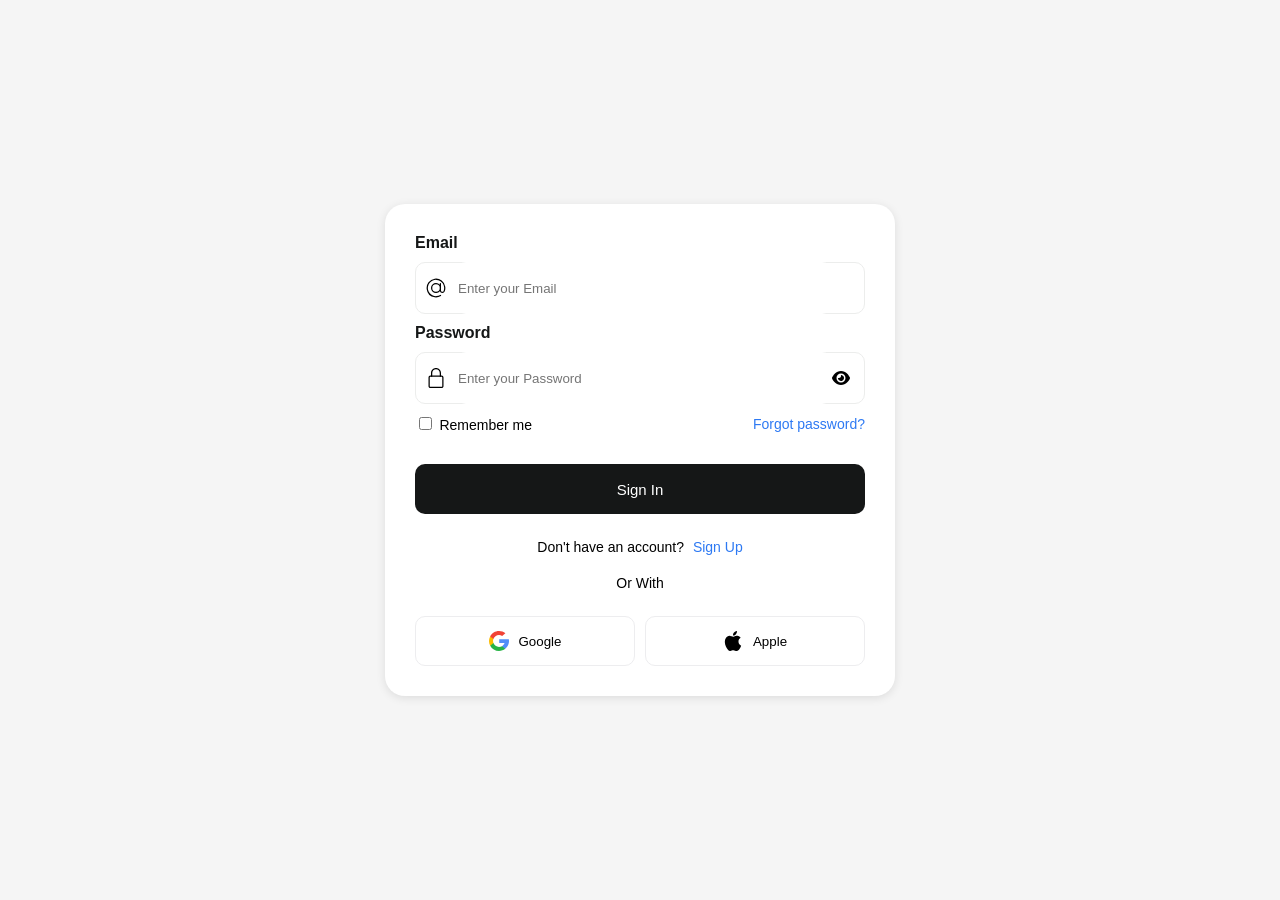
<file: pages/account.html>
<!DOCTYPE html>
<html lang="en">

<head>
    <meta charset="UTF-8">
    <meta name="viewport" content="width=device-width, initial-scale=1.0">
    <link rel="stylesheet" href="../styles/account.css">
    <title>Sign in/up</title>
</head>

<body>
    <form class="form">
        <div class="flex-column">
            <label>Email </label>
        </div>
        <div class="inputForm">
            <svg height="20" viewBox="0 0 32 32" width="20" xmlns="http://www.w3.org/2000/svg">
                <g id="Layer_3" data-name="Layer 3">
                    <path
                        d="m30.853 13.87a15 15 0 0 0 -29.729 4.082 15.1 15.1 0 0 0 12.876 12.918 15.6 15.6 0 0 0 2.016.13 14.85 14.85 0 0 0 7.715-2.145 1 1 0 1 0 -1.031-1.711 13.007 13.007 0 1 1 5.458-6.529 2.149 2.149 0 0 1 -4.158-.759v-10.856a1 1 0 0 0 -2 0v1.726a8 8 0 1 0 .2 10.325 4.135 4.135 0 0 0 7.83.274 15.2 15.2 0 0 0 .823-7.455zm-14.853 8.13a6 6 0 1 1 6-6 6.006 6.006 0 0 1 -6 6z">
                    </path>
                </g>
            </svg>
            <input type="text" class="input" placeholder="Enter your Email">
        </div>

        <div class="flex-column">
            <label>Password </label>
        </div>
        <div class="inputForm">
            <svg height="20" viewBox="-64 0 512 512" width="20" xmlns="http://www.w3.org/2000/svg">
                <path
                    d="m336 512h-288c-26.453125 0-48-21.523438-48-48v-224c0-26.476562 21.546875-48 48-48h288c26.453125 0 48 21.523438 48 48v224c0 26.476562-21.546875 48-48 48zm-288-288c-8.8125 0-16 7.167969-16 16v224c0 8.832031 7.1875 16 16 16h288c8.8125 0 16-7.167969 16-16v-224c0-8.832031-7.1875-16-16-16zm0 0">
                </path>
                <path
                    d="m304 224c-8.832031 0-16-7.167969-16-16v-80c0-52.929688-43.070312-96-96-96s-96 43.070312-96 96v80c0 8.832031-7.167969 16-16 16s-16-7.167969-16-16v-80c0-70.59375 57.40625-128 128-128s128 57.40625 128 128v80c0 8.832031-7.167969 16-16 16zm0 0">
                </path>
            </svg>
            <input type="password" class="input" placeholder="Enter your Password">
            <svg viewBox="0 0 576 512" height="1em" xmlns="http://www.w3.org/2000/svg">
                <path
                    d="M288 32c-80.8 0-145.5 36.8-192.6 80.6C48.6 156 17.3 208 2.5 243.7c-3.3 7.9-3.3 16.7 0 24.6C17.3 304 48.6 356 95.4 399.4C142.5 443.2 207.2 480 288 480s145.5-36.8 192.6-80.6c46.8-43.5 78.1-95.4 93-131.1c3.3-7.9 3.3-16.7 0-24.6c-14.9-35.7-46.2-87.7-93-131.1C433.5 68.8 368.8 32 288 32zM144 256a144 144 0 1 1 288 0 144 144 0 1 1 -288 0zm144-64c0 35.3-28.7 64-64 64c-7.1 0-13.9-1.2-20.3-3.3c-5.5-1.8-11.9 1.6-11.7 7.4c.3 6.9 1.3 13.8 3.2 20.7c13.7 51.2 66.4 81.6 117.6 67.9s81.6-66.4 67.9-117.6c-11.1-41.5-47.8-69.4-88.6-71.1c-5.8-.2-9.2 6.1-7.4 11.7c2.1 6.4 3.3 13.2 3.3 20.3z">
                </path>
            </svg>
        </div>

        <div class="flex-row">
            <div>
                <input type="checkbox">
                <label>Remember me </label>
            </div>
            <span class="span">Forgot password?</span>
        </div>
        <button class="button-submit">Sign In</button>
        <p class="p">Don't have an account? <span class="span">Sign Up</span>

        </p>
        <p class="p line">Or With</p>

        <div class="flex-row">
            <button class="btn google">
                <svg version="1.1" width="20" id="Layer_1" xmlns="http://www.w3.org/2000/svg"
                    xmlns:xlink="http://www.w3.org/1999/xlink" x="0px" y="0px" viewBox="0 0 512 512"
                    style="enable-background:new 0 0 512 512;" xml:space="preserve">
                    <path style="fill:#FBBB00;" d="M113.47,309.408L95.648,375.94l-65.139,1.378C11.042,341.211,0,299.9,0,256
    	c0-42.451,10.324-82.483,28.624-117.732h0.014l57.992,10.632l25.404,57.644c-5.317,15.501-8.215,32.141-8.215,49.456
    	C103.821,274.792,107.225,292.797,113.47,309.408z"></path>
                    <path style="fill:#518EF8;" d="M507.527,208.176C510.467,223.662,512,239.655,512,256c0,18.328-1.927,36.206-5.598,53.451
    	c-12.462,58.683-45.025,109.925-90.134,146.187l-0.014-0.014l-73.044-3.727l-10.338-64.535
    	c29.932-17.554,53.324-45.025,65.646-77.911h-136.89V208.176h138.887L507.527,208.176L507.527,208.176z"></path>
                    <path style="fill:#28B446;" d="M416.253,455.624l0.014,0.014C372.396,490.901,316.666,512,256,512
    	c-97.491,0-182.252-54.491-225.491-134.681l82.961-67.91c21.619,57.698,77.278,98.771,142.53,98.771
    	c28.047,0,54.323-7.582,76.87-20.818L416.253,455.624z"></path>
                    <path style="fill:#F14336;" d="M419.404,58.936l-82.933,67.896c-23.335-14.586-50.919-23.012-80.471-23.012
    	c-66.729,0-123.429,42.957-143.965,102.724l-83.397-68.276h-0.014C71.23,56.123,157.06,0,256,0
    	C318.115,0,375.068,22.126,419.404,58.936z"></path>

                </svg>

                Google

            </button><button class="btn apple">
                <svg version="1.1" height="20" width="20" id="Capa_1" xmlns="http://www.w3.org/2000/svg"
                    xmlns:xlink="http://www.w3.org/1999/xlink" x="0px" y="0px" viewBox="0 0 22.773 22.773"
                    style="enable-background:new 0 0 22.773 22.773;" xml:space="preserve">
                    <g>
                        <g>
                            <path
                                d="M15.769,0c0.053,0,0.106,0,0.162,0c0.13,1.606-0.483,2.806-1.228,3.675c-0.731,0.863-1.732,1.7-3.351,1.573 c-0.108-1.583,0.506-2.694,1.25-3.561C13.292,0.879,14.557,0.16,15.769,0z">
                            </path>
                            <path
                                d="M20.67,16.716c0,0.016,0,0.03,0,0.045c-0.455,1.378-1.104,2.559-1.896,3.655c-0.723,0.995-1.609,2.334-3.191,2.334 c-1.367,0-2.275-0.879-3.676-0.903c-1.482-0.024-2.297,0.735-3.652,0.926c-0.155,0-0.31,0-0.462,0 c-0.995-0.144-1.798-0.932-2.383-1.642c-1.725-2.098-3.058-4.808-3.306-8.276c0-0.34,0-0.679,0-1.019 c0.105-2.482,1.311-4.5,2.914-5.478c0.846-0.52,2.009-0.963,3.304-0.765c0.555,0.086,1.122,0.276,1.619,0.464 c0.471,0.181,1.06,0.502,1.618,0.485c0.378-0.011,0.754-0.208,1.135-0.347c1.116-0.403,2.21-0.865,3.652-0.648 c1.733,0.262,2.963,1.032,3.723,2.22c-1.466,0.933-2.625,2.339-2.427,4.74C17.818,14.688,19.086,15.964,20.67,16.716z">
                            </path>
                        </g>
                    </g>
                </svg>

                Apple

            </button>
        </div>
    </form>
</body>

</html>
</file>
<file: styles/account.css>
body {
    display: flex;
    justify-content: center;
    align-items: center;
    min-height: 100vh;
    margin: 0;
    background-color: #f5f5f5;
}

.form {
    display: flex;
    flex-direction: column;
    gap: 10px;
    background-color: #ffffff;
    padding: 30px;
    width: 450px;
    border-radius: 20px;
    font-family: -apple-system, BlinkMacSystemFont, 'Segoe UI', Roboto, Oxygen, Ubuntu, Cantarell, 'Open Sans', 'Helvetica Neue', sans-serif;
    box-shadow: 0 2px 10px rgba(0, 0, 0, 0.1);
}

::placeholder {
    font-family: -apple-system, BlinkMacSystemFont, 'Segoe UI', Roboto, Oxygen, Ubuntu, Cantarell, 'Open Sans', 'Helvetica Neue', sans-serif;
}

.form button {
    align-self: flex-end;
}

.flex-column>label {
    color: #151717;
    font-weight: 600;
}

.inputForm {
    border: 1.5px solid #ecedec;
    border-radius: 10px;
    height: 50px;
    display: flex;
    align-items: center;
    padding-left: 10px;
    transition: 0.2s ease-in-out;
}

.input {
    margin-left: 10px;
    border-radius: 10px;
    border: none;
    width: 85%;
    height: 100%;
}

.input:focus {
    outline: none;
}

.inputForm:focus-within {
    border: 1.5px solid #2d79f3;
}

.flex-row {
    display: flex;
    flex-direction: row;
    align-items: center;
    gap: 10px;
    justify-content: space-between;
}

.flex-row>div>label {
    font-size: 14px;
    color: black;
    font-weight: 400;
}

.span {
    font-size: 14px;
    margin-left: 5px;
    color: #2d79f3;
    font-weight: 500;
    cursor: pointer;
}

.button-submit {
    margin: 20px 0 10px 0;
    background-color: #151717;
    border: none;
    color: white;
    font-size: 15px;
    font-weight: 500;
    border-radius: 10px;
    height: 50px;
    width: 100%;
    cursor: pointer;
}

.button-submit:hover {
    background-color: #252727;
}

.p {
    text-align: center;
    color: black;
    font-size: 14px;
    margin: 5px 0;
}

.btn {
    margin-top: 10px;
    width: 100%;
    height: 50px;
    border-radius: 10px;
    display: flex;
    justify-content: center;
    align-items: center;
    font-weight: 500;
    gap: 10px;
    border: 1px solid #ededef;
    background-color: white;
    cursor: pointer;
    transition: 0.2s ease-in-out;
}

.btn:hover {
    border: 1px solid #2d79f3;

}

.btn.google,
.btn.apple {
    width: calc(50% - 5px);
    /* Half width minus gap */
}

/* Optional: Add specific colors */
.btn.google:hover {
    background-color: #f8f9fa;
}

.btn.apple:hover {
    background-color: #f8f9fa;
}
</file>
